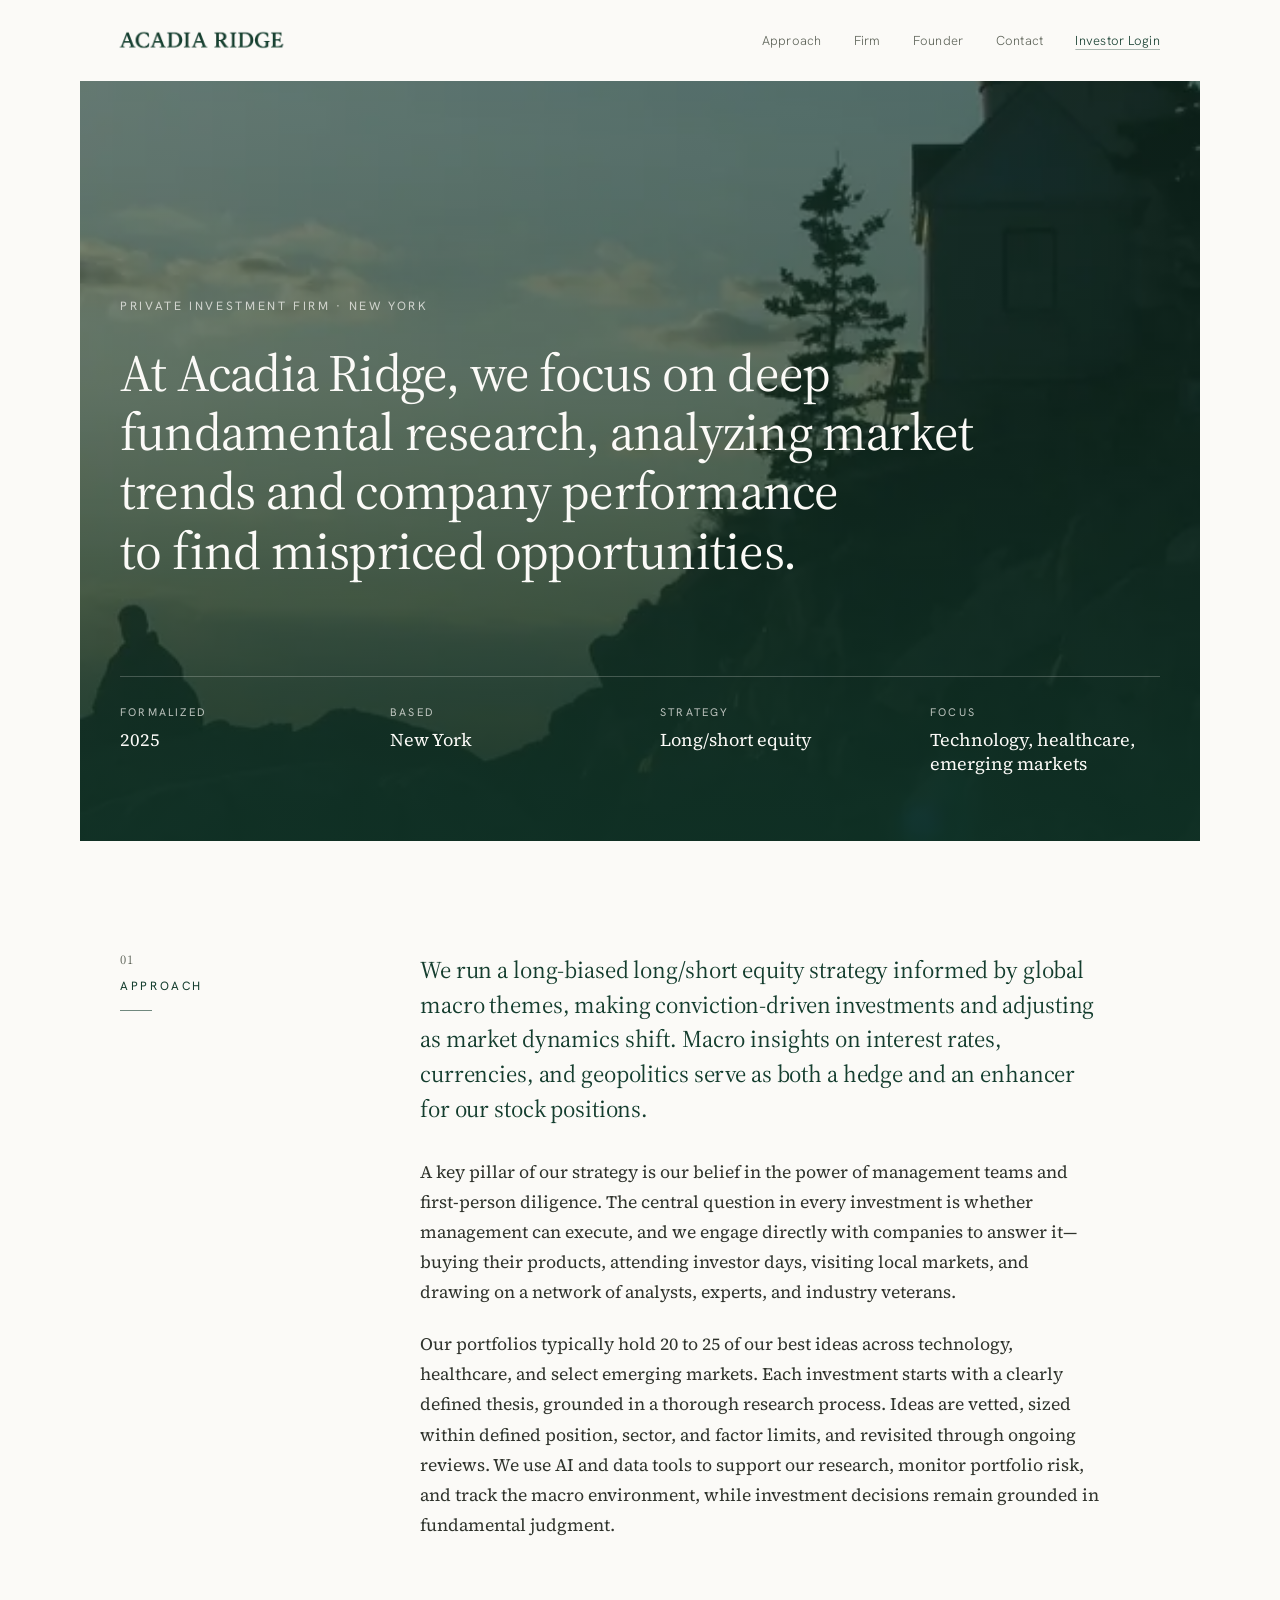
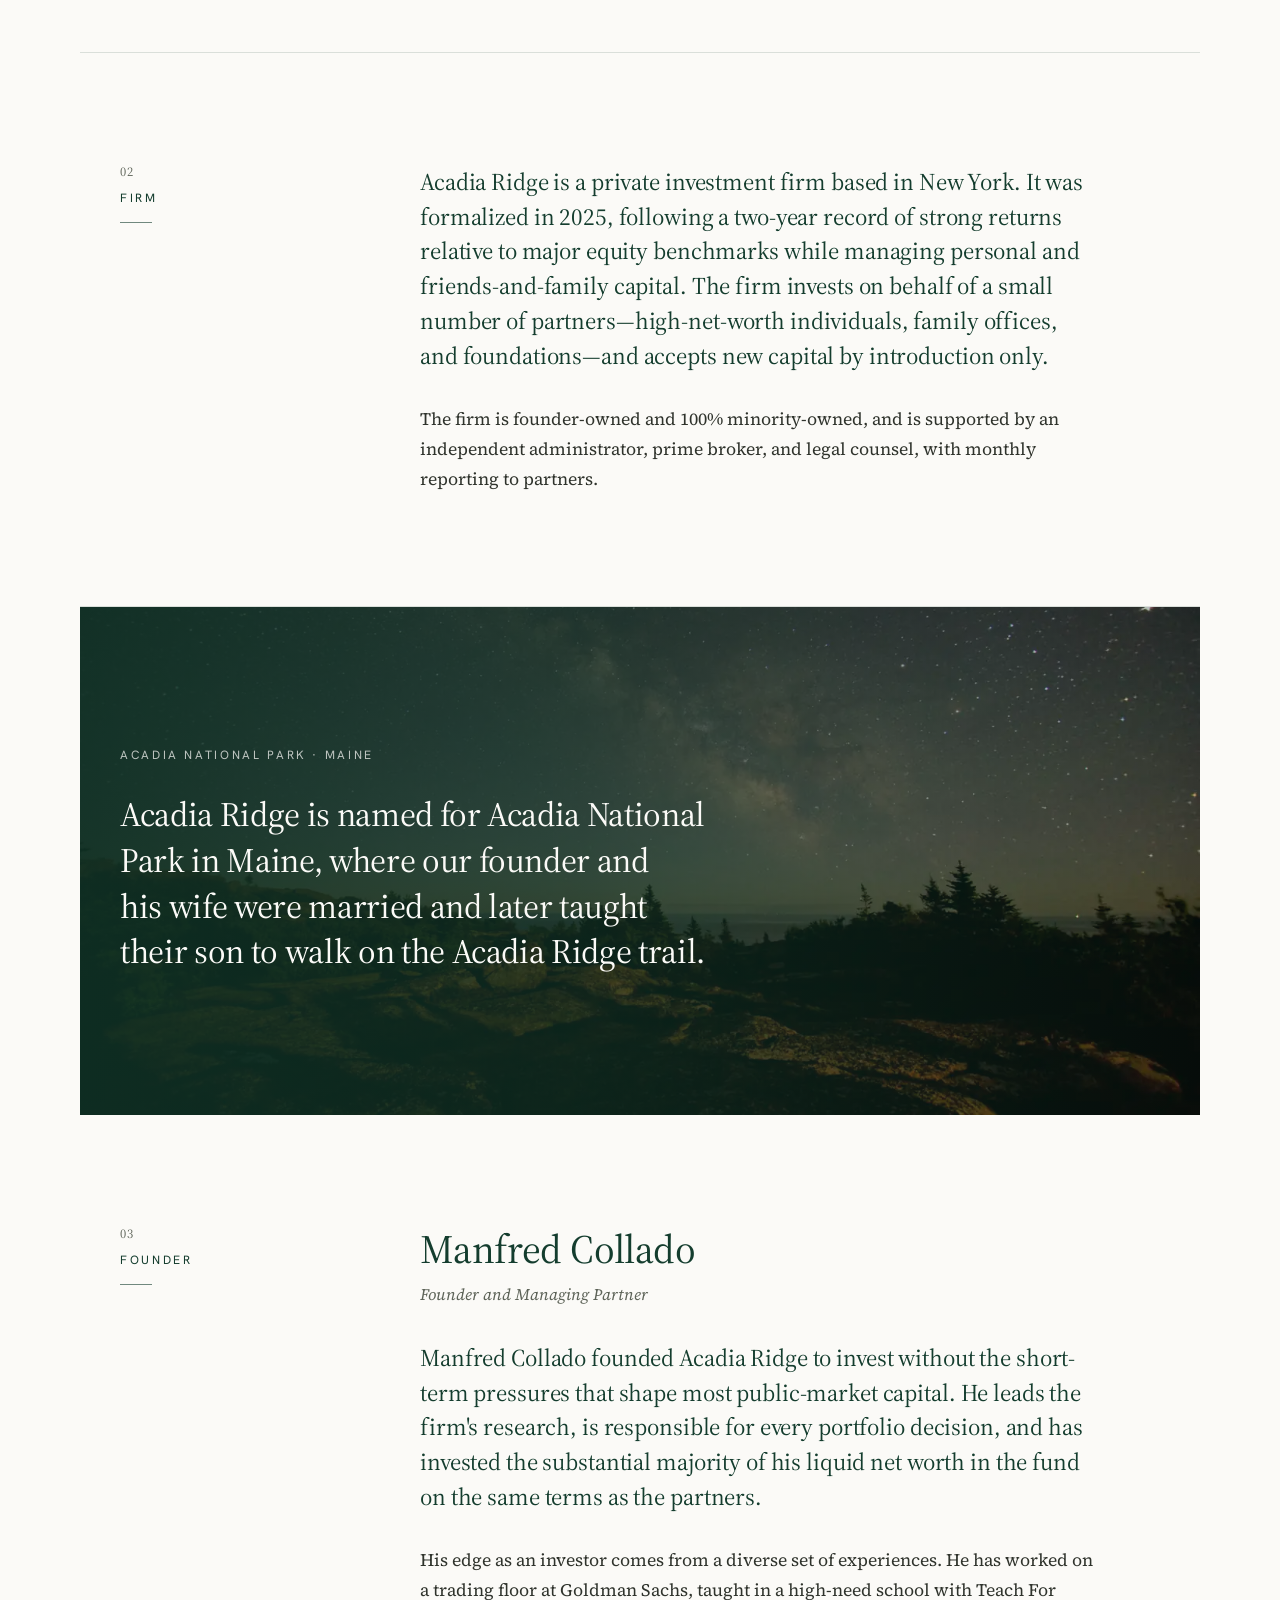
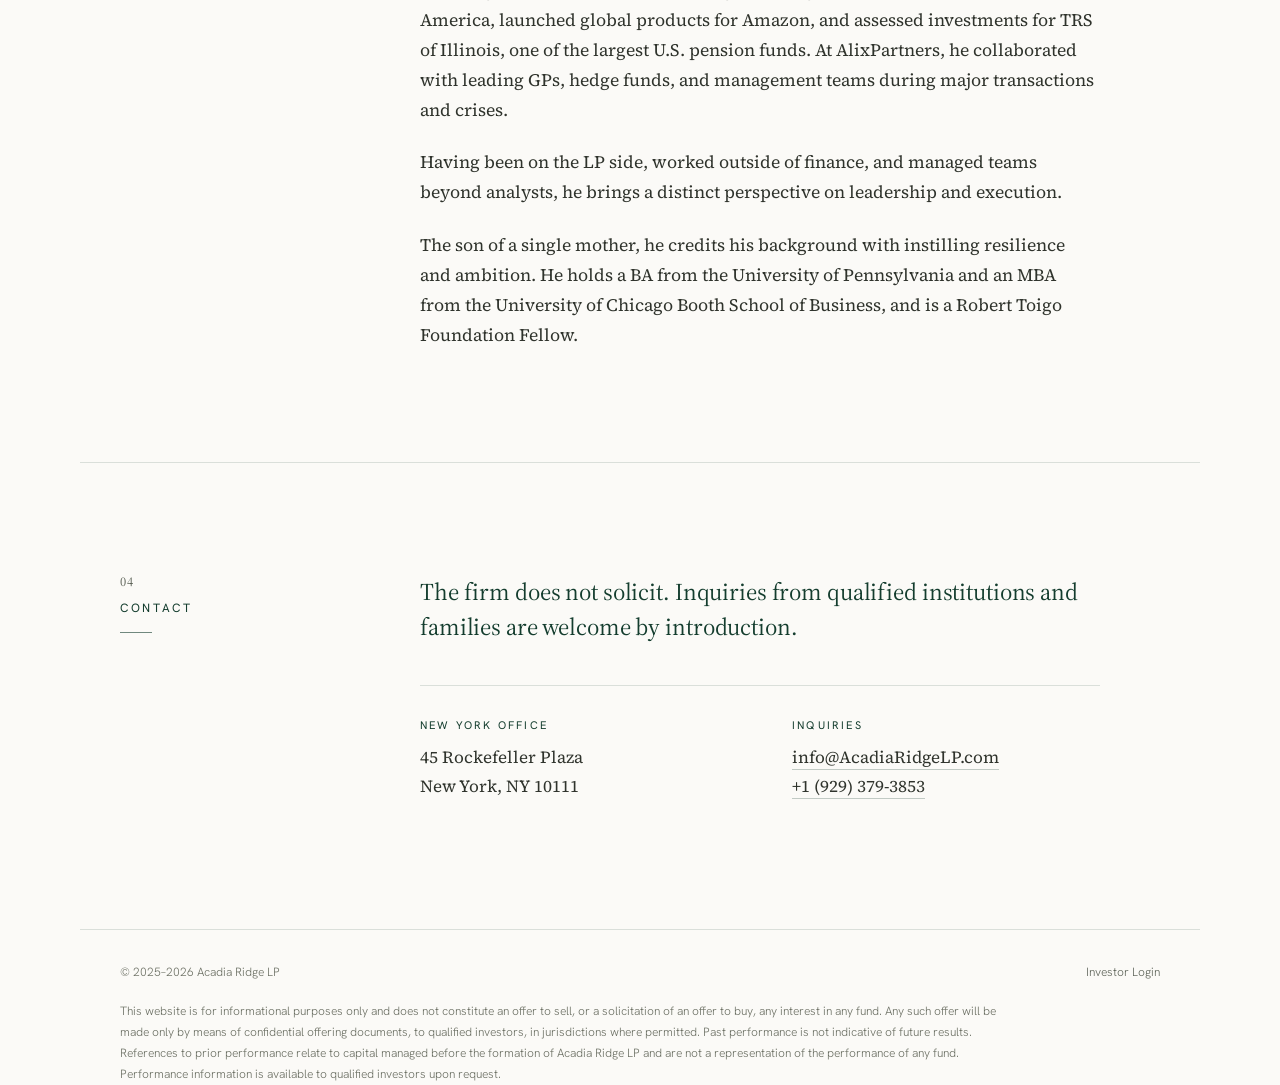
<file: index.html>
<!DOCTYPE html>
<html lang="en">
<head>
<meta charset="utf-8">
<meta name="viewport" content="width=device-width, initial-scale=1">
<title>Acadia Ridge LP — Private Investment Firm, New York</title>
<meta name="description" content="A New York private investment firm running a research-driven long/short equity strategy focused on technology, healthcare, and select emerging markets.">
<link rel="canonical" href="https://acadiaridgelp.com/">
<meta name="robots" content="index, follow">
<meta name="theme-color" content="#fbfaf7">
<meta name="format-detection" content="telephone=no">

<meta property="og:type" content="website">
<meta property="og:site_name" content="Acadia Ridge LP">
<meta property="og:title" content="Acadia Ridge LP">
<meta property="og:description" content="A New York private investment firm running a research-driven long/short equity strategy focused on technology, healthcare, and select emerging markets.">
<meta property="og:url" content="https://acadiaridgelp.com/">
<meta property="og:image" content="https://acadiaridgelp.com/assets/og-image.jpg">
<meta property="og:image:width" content="1200">
<meta property="og:image:height" content="630">
<meta property="og:image:alt" content="Acadia Ridge">
<meta property="og:locale" content="en_US">
<meta name="twitter:card" content="summary_large_image">
<meta name="twitter:title" content="Acadia Ridge LP">
<meta name="twitter:description" content="A New York private investment firm running a research-driven long/short equity strategy focused on technology, healthcare, and select emerging markets.">
<meta name="twitter:image" content="https://acadiaridgelp.com/assets/og-image.jpg">

<link rel="icon" href="favicon.ico" sizes="48x48">
<link rel="icon" type="image/png" sizes="32x32" href="assets/favicon-32.png">
<link rel="apple-touch-icon" href="assets/apple-touch-icon-180.png">
<link rel="manifest" href="site.webmanifest">

<link rel="preload" as="image" type="image/webp" href="assets/wordmark-380.webp" imagesrcset="assets/wordmark-380.webp 380w, assets/wordmark-570.webp 570w" imagesizes="190px">
<link rel="preload" as="font" type="font/woff2" href="assets/fonts/acadia-serif-display-latin-400-normal.woff2" crossorigin>
<link rel="preload" as="font" type="font/woff2" href="assets/fonts/source-serif-4-latin-400-normal.woff2" crossorigin>
<link rel="stylesheet" href="styles.css?v=20261003">
<script>
(function () {
  var d = document.documentElement; d.classList.add('js');
  var P = [
    { k: 'night',  d: 'assets/photo-night-1440.webp 1440w, assets/photo-night-2200.webp 2200w', m: 'assets/photo-night-m.webp',  j: 'assets/photo-night-1440.jpg',  w: 1440, h: 947 },
    { k: 'winter', d: 'assets/photo-winter-1000.webp 1000w', m: 'assets/photo-winter-m.webp', j: 'assets/photo-winter-1000.jpg', w: 1000, h: 750 },
    { k: 'harbor', d: 'assets/photo-harbor-1000.webp 1000w', m: 'assets/photo-harbor-m.webp', j: 'assets/photo-harbor-1000.jpg', w: 1000, h: 750 }
  ];
  var i;
  try { var last = localStorage.getItem('arPhoto'); i = last === null ? Math.floor(Math.random() * P.length) : (parseInt(last, 10) + 1) % P.length; localStorage.setItem('arPhoto', i); }
  catch (e) { i = Math.floor(Math.random() * P.length); }
  if (!(i >= 0 && i < P.length)) i = 0;
  var hero = P[i], band = P[(i + 1) % P.length];
  var l = document.createElement('link'); l.rel = 'preload'; l.as = 'image'; l.type = 'image/webp'; l.setAttribute('fetchpriority', 'high');
  if (window.matchMedia('(max-width: 600px)').matches) { l.href = hero.m; } else { l.setAttribute('imagesrcset', hero.d); l.setAttribute('imagesizes', '100vw'); }
  document.head.appendChild(l);
  window.AR = {
    render: function (slot, which) {
      var p = which === 'hero' ? hero : band, lazy = which === 'hero' ? ' fetchpriority="high"' : ' loading="lazy"';
      slot.parentNode.setAttribute('data-photo', p.k);
      slot.outerHTML = '<picture class="media" aria-hidden="true"><source media="(max-width: 600px)" type="image/webp" srcset="' + p.m + '"><source type="image/webp" srcset="' + p.d + '" sizes="100vw"><img src="' + p.j + '" alt="" width="' + p.w + '" height="' + p.h + '" decoding="async"' + lazy + '></picture>';
    }
  };
})();
</script>
<script src="site.js?v=20261003" defer></script>

<script type="application/ld+json">
{
  "@context": "https://schema.org",
  "@type": "Organization",
  "@id": "https://acadiaridgelp.com/#organization",
  "name": "Acadia Ridge LP",
  "alternateName": "Acadia Ridge",
  "url": "https://acadiaridgelp.com/",
  "logo": "https://acadiaridgelp.com/assets/icon-512.png",
  "image": "https://acadiaridgelp.com/assets/og-image.jpg",
  "description": "Acadia Ridge is a New York private investment firm running a research-driven long/short equity strategy focused on technology, healthcare, and select emerging markets.",
  "foundingDate": "2025",
  "email": "info@acadiaridgelp.com",
  "telephone": "+1-929-379-3853",
  "address": {
    "@type": "PostalAddress",
    "streetAddress": "45 Rockefeller Plaza, Suite 2000",
    "addressLocality": "New York",
    "postalCode": "10111",
    "addressRegion": "NY",
    "addressCountry": "US"
  },
  "founder": {
    "@type": "Person",
    "name": "Manfred Collado",
    "jobTitle": "Founder and Managing Partner",
    "alumniOf": [
      { "@type": "CollegeOrUniversity", "name": "University of Pennsylvania" },
      { "@type": "CollegeOrUniversity", "name": "University of Chicago Booth School of Business" }
    ],
    "award": "Robert Toigo Foundation Fellow"
  },
  "knowsAbout": ["Long/short equity", "Global macro", "Technology", "Healthcare", "Emerging markets"]
}
</script>
</head>
<body id="top">
<a class="skip" href="#main">Skip to content</a>
<header class="site-header">
  <div class="container nav">
      <a class="home" href="./" aria-label="Acadia Ridge — home">
        <picture>
          <source type="image/webp" srcset="assets/wordmark-380.webp 380w, assets/wordmark-570.webp 570w" sizes="190px">
          <img class="wordmark" src="assets/wordmark-380.png" alt="Acadia Ridge" width="190" height="32" fetchpriority="high">
        </picture>
      </a>
      <button class="menu-toggle" type="button" aria-expanded="false" aria-controls="site-nav" aria-label="Open menu"><span></span><span></span><span></span></button>
      <nav id="site-nav" aria-label="Primary">
        <a href="#approach">Approach</a>
        <a href="#firm">Firm</a>
        <a href="#founder">Founder</a>
        <a href="#contact">Contact</a>
        <a class="login" href="https://portal.navfundservices.com/navportalcore/login" target="_blank" rel="noopener">Investor Login<span class="visually-hidden"> (opens in a new window)</span></a>
      </nav>
  </div>
</header>

  <main id="main">
    <h1 class="visually-hidden">Acadia Ridge LP</h1>

    <section class="hero" aria-label="Introduction">
      <span class="photo-slot"></span><script>AR.render(document.currentScript.previousElementSibling, 'hero')</script>
      <noscript><picture class="media" aria-hidden="true"><source media="(max-width: 600px)" type="image/webp" srcset="assets/photo-night-m.webp"><source type="image/webp" srcset="assets/photo-night-1440.webp 1440w, assets/photo-night-2200.webp 2200w" sizes="100vw"><img src="assets/photo-night-1440.jpg" alt="" width="1440" height="947"></picture></noscript>
      <div class="container hero-inner">
        <p class="eyebrow">Private Investment Firm &middot; New York</p>
        <p class="hero-statement">At Acadia Ridge, we focus on deep fundamental research, analyzing market trends and company performance to find mispriced opportunities.</p>
        <dl class="facts">
          <div><dt>Formalized</dt><dd>2025</dd></div>
          <div><dt>Based</dt><dd>New York</dd></div>
          <div><dt>Strategy</dt><dd>Long/short equity</dd></div>
          <div><dt>Focus</dt><dd>Technology, healthcare, emerging markets</dd></div>
        </dl>
      </div>
    </section>

    <section id="approach" class="block" aria-labelledby="approach-h">
      <div class="container grid">
        <div class="side"><p class="num">01</p><h2 id="approach-h" class="label">Approach</h2></div>
        <div class="body reveal">
          <p class="intro">We run a long-biased long/short equity strategy informed by global macro themes, making conviction-driven investments and adjusting as market dynamics shift. Macro insights on interest rates, currencies, and geopolitics serve as both a hedge and an enhancer for our stock positions.</p>
          <p>A key pillar of our strategy is our belief in the power of management teams and first-person diligence. The central question in every investment is whether management can execute, and we engage directly with companies to answer it—buying their products, attending investor days, visiting local markets, and drawing on a network of analysts, experts, and industry veterans.</p>
          <p>Our portfolios typically hold 20 to 25 of our best ideas across technology, healthcare, and select emerging markets. Each investment starts with a clearly defined thesis, grounded in a thorough research process. Ideas are vetted, sized within defined position, sector, and factor limits, and revisited through ongoing reviews. We use AI and data tools to support our research, monitor portfolio risk, and track the macro environment, while investment decisions remain grounded in fundamental judgment.</p>
        </div>
      </div>
    </section>

    <section id="firm" class="block" aria-labelledby="firm-h">
      <div class="container grid">
        <div class="side"><p class="num">02</p><h2 id="firm-h" class="label">Firm</h2></div>
        <div class="body reveal">
          <p class="intro">Acadia Ridge is a private investment firm based in New York. It was formalized in 2025, following a two-year record of strong returns relative to major equity benchmarks while managing personal and friends-and-family capital. The firm invests on behalf of a small number of partners—high-net-worth individuals, family offices, and foundations—and accepts new capital by introduction only.</p>
          <p>The firm is founder-owned and 100% minority-owned, and is supported by an independent administrator, prime broker, and legal counsel, with monthly reporting to partners.</p>
        </div>
      </div>
    </section>

    <aside class="namesake" aria-label="The name">
      <span class="photo-slot"></span><script>AR.render(document.currentScript.previousElementSibling, 'band')</script>
      <noscript><picture class="media" aria-hidden="true"><source type="image/webp" srcset="assets/photo-harbor-1000.webp"><img src="assets/photo-harbor-1000.jpg" alt="" width="1000" height="750" loading="lazy"></picture></noscript>
      <div class="container namesake-inner reveal">
        <p class="eyebrow">Acadia National Park &middot; Maine</p>
        <p class="namesake-text">Acadia Ridge is named for Acadia National Park in Maine, where our founder and his wife were married and later taught their son to walk on the Acadia Ridge trail.</p>
      </div>
    </aside>

    <section id="founder" class="block" aria-labelledby="founder-h">
      <div class="container grid">
        <div class="side"><p class="num">03</p><h2 id="founder-h" class="label">Founder</h2></div>
        <div class="body reveal">
          <h3>Manfred Collado</h3>
          <p class="title">Founder and Managing Partner</p>
          <p class="intro">Manfred Collado founded Acadia Ridge to invest without the short-term pressures that shape most public-market capital. He leads the firm's research, is responsible for every portfolio decision, and has invested the substantial majority of his liquid net worth in the fund on the same terms as the partners.</p>
          <p>His edge as an investor comes from a diverse set of experiences. He has worked on a trading floor at Goldman Sachs, taught in a high-need school with Teach For America, launched global products for Amazon, and assessed investments for TRS of Illinois, one of the largest U.S. pension funds. At AlixPartners, he collaborated with leading GPs, hedge funds, and management teams during major transactions and crises.</p>
          <p>Having been on the LP side, worked outside of finance, and managed teams beyond analysts, he brings a distinct perspective on leadership and execution.</p>
          <p>The son of a single mother, he credits his background with instilling resilience and ambition. He holds a BA from the University of Pennsylvania and an MBA from the University of Chicago Booth School of Business, and is a Robert Toigo Foundation Fellow.</p>
        </div>
      </div>
    </section>

    <section id="contact" class="block contact" aria-labelledby="contact-h">
      <div class="container grid">
        <div class="side"><p class="num">04</p><h2 id="contact-h" class="label">Contact</h2></div>
        <div class="body reveal">
          <p class="intro">The firm does not solicit. Inquiries from qualified institutions and families are welcome by introduction.</p>
          <div class="offices">
            <address><strong>New York Office</strong>45 Rockefeller Plaza<br>New York, NY 10111</address>
            <address><strong>Inquiries</strong><a href="mailto:info@acadiaridgelp.com">info@AcadiaRidgeLP.com</a><br><a href="tel:+19293793853">+1 (929) 379-3853</a></address>
          </div>
        </div>
      </div>
    </section>
  </main>

  <footer class="container">
    <div class="row"><span>© 2025–2026 Acadia Ridge LP</span><a href="https://portal.navfundservices.com/navportalcore/login" target="_blank" rel="noopener">Investor Login<span class="visually-hidden"> (opens in a new window)</span></a></div>
    <p>This website is for informational purposes only and does not constitute an offer to sell, or a solicitation of an offer to buy, any interest in any fund. Any such offer will be made only by means of confidential offering documents, to qualified investors, in jurisdictions where permitted. Past performance is not indicative of future results. References to prior performance relate to capital managed before the formation of Acadia Ridge LP and are not a representation of the performance of any fund. Performance information is available to qualified investors upon request.</p>
  </footer>

<a class="to-top" href="#top" aria-label="Back to top"><svg width="16" height="16" viewBox="0 0 16 16" aria-hidden="true" focusable="false"><path d="M8 13V3M3.5 7.5 8 3l4.5 4.5" fill="none" stroke="currentColor" stroke-width="1.4" stroke-linecap="square"/></svg></a>
</body>
</html>
</file>
<file: styles.css>
/* Self-hosted fonts (latin subset, SIL OFL — licences in assets/fonts) */
@font-face { font-family: 'Acadia Serif Display'; font-style: normal; font-weight: 400; font-display: swap; src: url(assets/fonts/acadia-serif-display-latin-400-normal.woff2) format('woff2'); }
@font-face { font-family: 'Source Serif 4'; font-style: normal; font-weight: 400; font-display: swap; src: url(assets/fonts/source-serif-4-latin-400-normal.woff2) format('woff2'); }
@font-face { font-family: 'Source Serif 4'; font-style: italic; font-weight: 400; font-display: swap; src: url(assets/fonts/source-serif-4-latin-400-italic.woff2) format('woff2'); }
@font-face { font-family: 'Hanken Grotesk'; font-style: normal; font-weight: 300; font-display: swap; src: url(assets/fonts/hanken-grotesk-latin-300-normal.woff2) format('woff2'); }
@font-face { font-family: 'Hanken Grotesk'; font-style: normal; font-weight: 400; font-display: swap; src: url(assets/fonts/hanken-grotesk-latin-400-normal.woff2) format('woff2'); }

:root {
  --green: #143d2e;
  --green-deep: #0f3125;
  --cream: #fbfaf7;
  --ink: #2b2f28;
  --body: #2f332c;
  --muted: #5d6358;
  --faint: #6b6f63;
  --rule: rgba(20, 61, 46, 0.14);
  --on-green: #fbfaf7;
  --on-green-soft: rgba(251, 250, 247, 0.72);
  --serif: 'Source Serif 4', Georgia, serif;
  --display: 'Acadia Serif Display', 'Source Serif 4', Georgia, serif;
  --sans: 'Hanken Grotesk', system-ui, sans-serif;
  --max: 1120px;
  --gutter: 40px;
}
* { box-sizing: border-box; }
html { -webkit-text-size-adjust: 100%; text-size-adjust: 100%; }
html, body { margin: 0; background: var(--cream); }
body { font-family: var(--serif); color: var(--ink); -webkit-font-smoothing: antialiased; }
::selection { background: var(--green); color: var(--cream); }
a { color: var(--green); }
a:hover { color: var(--muted); }
p { text-wrap: pretty; }
img { max-width: 100%; }
section[id] { scroll-margin-top: 72px; }

/* Accessibility */
:focus-visible { outline: 2px solid var(--green); outline-offset: 3px; }
.hero :focus-visible, .namesake :focus-visible { outline-color: var(--on-green); }
.visually-hidden { position: absolute !important; width: 1px; height: 1px; padding: 0; margin: -1px; overflow: hidden; clip: rect(0 0 0 0); white-space: nowrap; border: 0; }
.skip { position: absolute; left: 16px; top: -100px; z-index: 30; background: var(--green); color: var(--cream); padding: 12px 18px; font: 400 13px var(--sans); text-decoration: none; }
.skip:focus { top: 16px; color: var(--cream); }

/* Layout */
.container, .wrap { max-width: var(--max); margin: 0 auto; padding: 0 var(--gutter); }
.wrap { max-width: 760px; }

/* Sticky header */
.site-header { position: sticky; top: 0; z-index: 20; background: var(--cream); }
.site-header::after { content: ''; position: absolute; left: 50%; bottom: 0; transform: translateX(-50%); width: min(100%, var(--max)); border-bottom: 1px solid transparent; }
.site-header.is-scrolled::after { border-bottom-color: var(--rule); }
.nav { position: relative; display: flex; align-items: center; justify-content: space-between; gap: 16px 24px; padding-top: 18px; padding-bottom: 18px; flex-wrap: wrap; }
.nav .home { display: block; padding: 7px 0; }
.wordmark { width: 190px; height: auto; display: block; margin-left: -10px; }
.nav nav { display: flex; column-gap: 32px; flex-wrap: wrap; font: 300 13px var(--sans); }
.nav nav a { display: inline-flex; align-items: center; min-height: 44px; color: var(--muted); text-decoration: none; letter-spacing: 0.02em; }
.nav nav a:hover { color: var(--green); }
.nav nav a.login { color: var(--green); text-decoration: underline; text-decoration-color: rgba(20, 61, 46, 0.35); text-decoration-thickness: 1px; text-underline-offset: 4px; }

.menu-toggle { display: none; width: 44px; height: 44px; margin-right: -10px; padding: 0; border: 0; background: transparent; color: var(--green); cursor: pointer; flex-direction: column; align-items: center; justify-content: center; gap: 5px; }
.menu-toggle span { display: block; width: 22px; height: 1.5px; background: currentColor; }
.menu-open .menu-toggle span:nth-child(1) { transform: translateY(6.5px) rotate(45deg); }
.menu-open .menu-toggle span:nth-child(2) { opacity: 0; }
.menu-open .menu-toggle span:nth-child(3) { transform: translateY(-6.5px) rotate(-45deg); }

/* Hero */
.hero { position: relative; overflow: hidden; background: var(--green-deep); color: var(--on-green); }
.media, .media img { position: absolute; inset: 0; width: 100%; height: 100%; }
.media img { object-fit: cover; object-position: 55% 45%; }
.hero::after { content: ''; position: absolute; inset: 0; background: linear-gradient(180deg, rgba(15, 49, 37, 0.30) 0%, rgba(15, 49, 37, 0.42) 40%, rgba(15, 49, 37, 0.62) 72%, rgba(15, 49, 37, 0.90) 100%); pointer-events: none; }
.hero-inner { position: relative; z-index: 1; min-height: min(calc(100vh - 82px), 860px); display: flex; flex-direction: column; justify-content: flex-end; padding-top: 128px; padding-bottom: 64px; }
.eyebrow { font: 400 12px/1.4 var(--sans); letter-spacing: 0.22em; text-transform: uppercase; color: var(--on-green-soft); margin: 0 0 28px; }
.hero-statement { font: 400 52px/1.14 var(--display); letter-spacing: -0.015em; max-width: 880px; margin: 0; text-wrap: balance; }
.facts { display: grid; grid-template-columns: repeat(4, minmax(0, 1fr)); gap: 24px 40px; margin: 96px 0 0; padding-top: 28px; border-top: 1px solid rgba(251, 250, 247, 0.22); }
.facts div { min-width: 0; }
.facts dt { font: 400 11px/1.4 var(--sans); letter-spacing: 0.2em; text-transform: uppercase; color: var(--on-green-soft); margin-bottom: 8px; }
.facts dd { margin: 0; font: 400 18px/1.35 var(--serif); color: var(--on-green); }

/* Content blocks */
.block > .container { padding-top: 112px; padding-bottom: 112px; }
.block::after { content: ''; display: block; max-width: var(--max); margin: 0 auto; border-bottom: 1px solid var(--rule); }
.block.contact::after { display: none; }
.block.contact > .container { padding-bottom: 128px; }
.grid { display: grid; grid-template-columns: 220px minmax(0, 680px); column-gap: 80px; align-items: start; }
.side { position: sticky; top: 104px; }
.num { font: 400 13px/1 var(--display); color: var(--muted); margin: 0 0 14px; letter-spacing: 0.04em; }
.label { font: 400 12px/1 var(--sans); letter-spacing: 0.22em; text-transform: uppercase; color: var(--green); margin: 0; }
.side::after { content: ''; display: block; width: 32px; height: 1px; background: var(--green); margin-top: 18px; opacity: 0.6; }
.body p { font-size: 17.5px; line-height: 1.72; color: var(--body); margin: 0 0 22px; }
.body p:last-child { margin-bottom: 0; }
.body p.intro { font: 400 24px/1.45 var(--display); color: var(--green); letter-spacing: -0.005em; margin-bottom: 30px; }
.body h3 { font: 400 40px/1.1 var(--display); letter-spacing: -0.015em; color: var(--green); margin: 0; }
.body .title { font-size: 16px; font-style: italic; color: var(--muted); margin: 10px 0 32px; }

/* Namesake band */
.namesake { position: relative; overflow: hidden; background: var(--green-deep); color: var(--on-green); }
.namesake .media img { object-position: 70% 22%; }
.namesake[data-photo="night"] .media img { object-position: 50% 78%; }
.namesake[data-photo="winter"] .media img { object-position: 50% 45%; }
.hero[data-photo="winter"] .media img { object-position: 50% 55%; }
.hero[data-photo="harbor"] .media img { object-position: 65% 35%; }
.hero[data-photo="winter"]::after, .hero[data-photo="harbor"]::after { background: linear-gradient(180deg, rgba(15, 49, 37, 0.55) 0%, rgba(15, 49, 37, 0.62) 40%, rgba(15, 49, 37, 0.78) 72%, rgba(15, 49, 37, 0.94) 100%); }
.namesake[data-photo="winter"]::after { background: linear-gradient(90deg, rgba(15, 49, 37, 0.92) 0%, rgba(15, 49, 37, 0.80) 45%, rgba(15, 49, 37, 0.45) 100%); }
.namesake::after { content: ''; position: absolute; inset: 0; background: linear-gradient(90deg, rgba(15, 49, 37, 0.90) 0%, rgba(15, 49, 37, 0.72) 45%, rgba(15, 49, 37, 0.25) 100%); pointer-events: none; }
.namesake-inner { position: relative; z-index: 1; padding-top: 140px; padding-bottom: 140px; }
.namesake-text { font: 400 34px/1.35 var(--display); letter-spacing: -0.01em; max-width: 720px; margin: 0; text-wrap: balance; }

/* Contact */
.offices { display: grid; grid-template-columns: repeat(auto-fit, minmax(220px, 1fr)); gap: 32px 64px; margin-top: 40px; padding-top: 32px; border-top: 1px solid var(--rule); font-size: 17px; line-height: 1.7; color: var(--body); }
.offices address { font-style: normal; }
.offices strong { display: block; font: 400 11px/1.4 var(--sans); letter-spacing: 0.2em; text-transform: uppercase; color: var(--green); margin-bottom: 10px; }
.offices a { color: var(--body); text-decoration: none; border-bottom: 1px solid rgba(20, 61, 46, 0.25); overflow-wrap: anywhere; }
.offices a[href^="tel:"] { white-space: nowrap; }
.offices a:hover { color: var(--green); border-bottom-color: var(--green); }
.offices a, footer a { position: relative; }
.offices a::after, footer a::after { content: ''; position: absolute; inset: -12px -4px; }
footer a::after { inset: -14px -6px; }

/* Footer */
footer { padding-top: 0; padding-bottom: 48px; font: 300 12px/1.75 var(--sans); color: var(--faint); }
footer::before { content: ''; display: block; border-top: 1px solid var(--rule); margin: 0 calc(-1 * var(--gutter)) 32px; }
footer .row { display: flex; justify-content: space-between; gap: 24px; flex-wrap: wrap; margin-bottom: 18px; }
footer a { color: var(--muted); text-decoration: none; }
footer a:hover { color: var(--green); }
footer p { margin: 0; max-width: 880px; }

/* Back to top */
.to-top { position: fixed; right: max(20px, calc(50vw - 520px)); bottom: 24px; z-index: 15; width: 44px; height: 44px; display: flex; align-items: center; justify-content: center; background: var(--cream); color: var(--green); border: 1px solid rgba(20, 61, 46, 0.35); visibility: hidden; opacity: 0; transition: opacity 0.2s ease, visibility 0.2s; }
.to-top.show { visibility: visible; opacity: 1; }
.to-top:hover { background: var(--green); color: var(--cream); }
html:not(.js) .to-top { visibility: visible; opacity: 1; position: static; margin: 0 auto 32px; }

/* 404 page */
.gateway { margin: 120px 0; max-width: 360px; display: flex; flex-direction: column; gap: 26px; font: 300 12px var(--sans); color: var(--muted); }
.gateway h1 { font: 400 34px var(--display); color: var(--green); margin: 0; }
.gateway p { font: 300 14px/1.7 var(--sans); color: var(--body); margin: 0; }
.button { align-self: flex-start; display: inline-flex; align-items: center; min-height: 44px; background: var(--green); color: var(--cream); padding: 13px 34px; font: 400 13px var(--sans); text-decoration: none; }
.button:hover { color: var(--cream); background: var(--green-deep); }

/* Large screens: keep photo panels to the page width so images stay sharp */
@media (min-width: 1200px) {
  .hero, .namesake { max-width: var(--max); margin-left: auto; margin-right: auto; }
  .namesake { margin-top: 0; }
  .hero-inner { min-height: min(calc(100vh - 82px), 760px); }
}

/* Subtle reveal on scroll */
@media (prefers-reduced-motion: no-preference) {
  html { scroll-behavior: smooth; }
  .js .reveal { opacity: 0; transform: translateY(18px); transition: opacity 0.8s ease, transform 0.8s cubic-bezier(0.2, 0.7, 0.2, 1); }
  .js .reveal.in-view { opacity: 1; transform: none; }
}

/* Tablet */
@media (max-width: 960px) {
  .grid { grid-template-columns: 160px minmax(0, 1fr); column-gap: 48px; }
  .hero-statement { font-size: 44px; }
  .facts { grid-template-columns: repeat(2, minmax(0, 1fr)); margin-top: 80px; }
}

/* Phone */
@media (max-width: 600px) {
  :root { --gutter: 24px; }
  .nav { padding-top: 12px; padding-bottom: 12px; }
  .js .menu-toggle { display: flex; }
  .js .nav nav { display: none; position: absolute; top: 100%; left: 0; right: 0; flex-direction: column; background: var(--cream); border-top: 1px solid var(--rule); border-bottom: 1px solid var(--rule); padding: 8px 24px 16px; font-size: 15px; }
  .js .menu-open .nav nav { display: flex; }
  .js .nav nav a { min-height: 52px; border-bottom: 1px solid var(--rule); }
  .js .nav nav a.login { border-bottom: 0; align-self: flex-start; }
  html:not(.js) .nav nav { column-gap: 22px; }
  .hero-inner { min-height: min(calc(100svh - 70px), 720px); padding-top: 72px; padding-bottom: 40px; }
  .namesake::after { background: linear-gradient(180deg, rgba(15, 49, 37, 0.85) 0%, rgba(15, 49, 37, 0.70) 100%); }
  .eyebrow { font-size: 11px; margin-bottom: 20px; }
  .hero-statement { font-size: 32px; line-height: 1.2; }
  .facts { margin-top: 56px; gap: 22px 24px; padding-top: 24px; }
  .facts dd { font-size: 16px; }
  .block > .container { padding-top: 72px; padding-bottom: 72px; }
  .block.contact > .container { padding-bottom: 88px; }
  .grid { grid-template-columns: 1fr; row-gap: 28px; }
  .side { position: static; display: flex; align-items: baseline; gap: 14px; }
  .side::after { display: none; }
  .num { margin: 0; }
  .body p { font-size: 16.5px; }
  .body p.intro { font-size: 21px; }
  .body h3 { font-size: 32px; }
  .namesake-inner { padding-top: 80px; padding-bottom: 80px; }
  .namesake-text { font-size: 25px; }
  .to-top { right: 16px; bottom: 16px; }
  .gateway { margin: 72px 0; }
}
</file>
